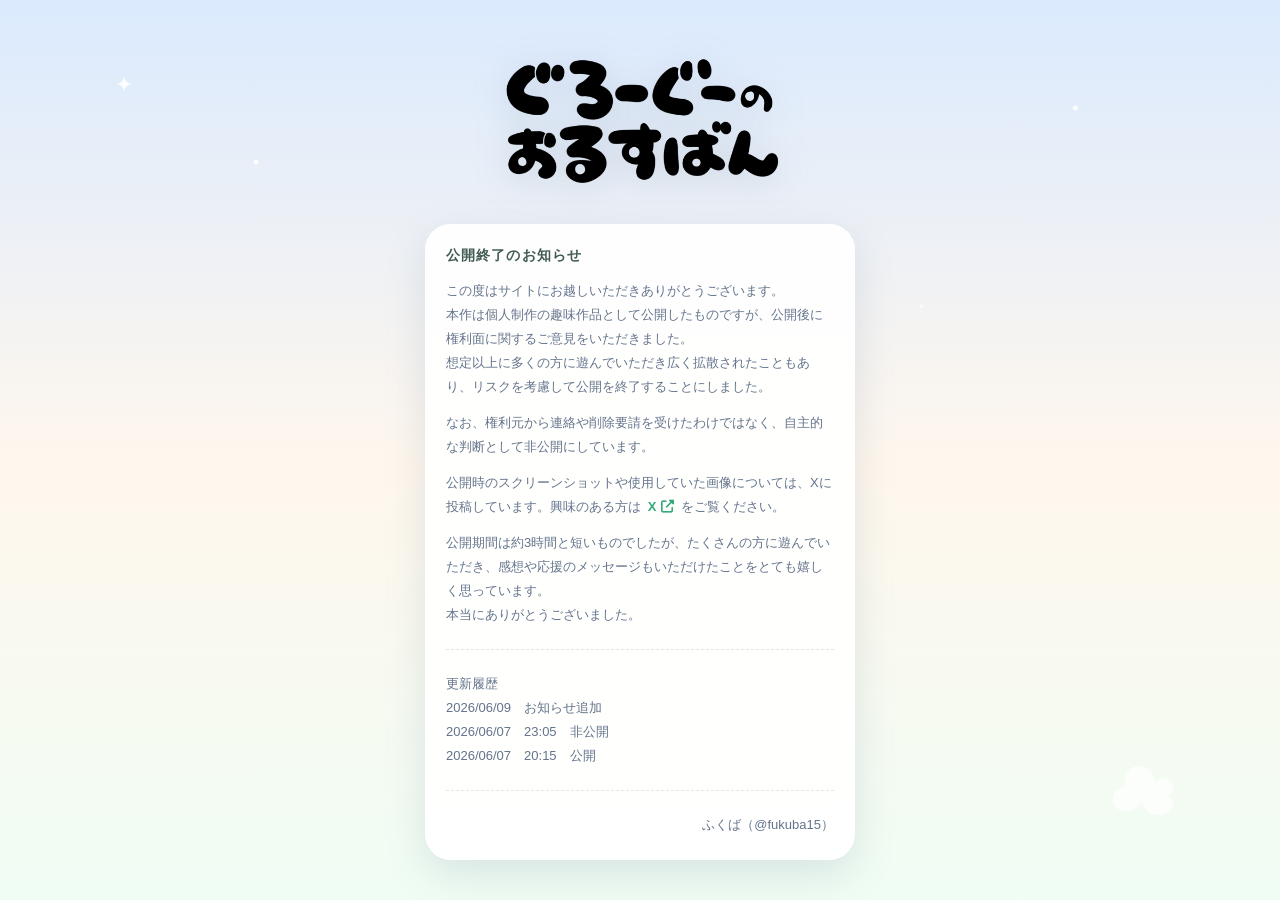
<file: index.html>
<!DOCTYPE html>
<html lang="ja">

<head>
  <meta charset="UTF-8">
  <meta name="viewport" content="width=device-width, initial-scale=1.0">
  <title>ぐろーぐーのおるすばん｜お知らせ</title>
  <meta property="og:title" content="ぐろーぐーのおるすばん｜お知らせ">
  <meta property="og:description" content="本サイトは公開を終了しました">
  <meta property="og:type" content="website">
  <meta property="og:url" content="https://fukuba15.github.io/grogu-game/">
  <meta property="og:image" content="https://fukuba15.github.io/grogu-game/image/ogp.png">
  <meta name="twitter:site" content="@fukuba15">
  <meta name="twitter:image:alt" content="ぐろーぐーのおるすばん">
  <meta name="twitter:card" content="summary_large_image">
  <meta name="twitter:title" content="ぐろーぐーのおるすばん｜お知らせ">
  <meta name="twitter:description" content="本サイトは公開を終了しました">
  <meta name="twitter:image" content="https://fukuba15.github.io/grogu-game/image/ogp.png">
  <meta name="robots" content="noindex, nofollow">
  <!-- Google Tag Manager -->
  <script>(function (w, d, s, l, i) {
      w[l] = w[l] || []; w[l].push({
        'gtm.start':
          new Date().getTime(), event: 'gtm.js'
      }); var f = d.getElementsByTagName(s)[0],
        j = d.createElement(s), dl = l != 'dataLayer' ? '&l=' + l : ''; j.async = true; j.src =
          'https://www.googletagmanager.com/gtm.js?id=' + i + dl; f.parentNode.insertBefore(j, f);
    })(window, document, 'script', 'dataLayer', 'GTM-T359VGW8');</script>
  <!-- End Google Tag Manager -->
  <link rel="stylesheet" href="https://cdnjs.cloudflare.com/ajax/libs/font-awesome/6.7.2/css/all.min.css">
  <style>
    :root {
      --bg-top: #dbeafe;
      --bg-mid: #fff7ed;
      --bg-bottom: #f0fdf4;
      --card: rgba(255, 255, 255, 0.92);
      --card-border: rgba(255, 255, 255, 0.85);
      --text: #334155;
      --text-soft: #64748b;
      --green: #65cfa6;
      --green-dark: #36a979;
      --orange: #f7b267;
      --shadow: 0 14px 40px rgba(94, 122, 150, 0.18);
      --shadow-soft: 0 8px 20px rgba(94, 122, 150, 0.12);
    }

    * {
      box-sizing: border-box;
      margin: 0;
      padding: 0;
    }

    body {
      min-height: 100vh;
      font-family: -apple-system, BlinkMacSystemFont, "Hiragino Sans", "Noto Sans JP", "Segoe UI", sans-serif;
      color: var(--text);
      background:
        radial-gradient(circle at 20% 18%, rgba(255, 255, 255, 0.9) 0 2px, transparent 3px),
        radial-gradient(circle at 84% 12%, rgba(255, 255, 255, 0.85) 0 2px, transparent 3px),
        radial-gradient(circle at 72% 34%, rgba(255, 255, 255, 0.75) 0 1px, transparent 2px),
        linear-gradient(180deg, var(--bg-top) 0%, var(--bg-mid) 52%, var(--bg-bottom) 100%);
      display: flex;
      align-items: center;
      justify-content: center;
      padding: 24px 14px;
    }

    body::before {
      content: "✦";
      position: fixed;
      top: 8%;
      left: 9%;
      color: rgba(255, 255, 255, 0.9);
      font-size: 22px;
      animation: floatStar 3.5s ease-in-out infinite;
      pointer-events: none;
    }

    body::after {
      content: "☁";
      position: fixed;
      right: 8%;
      bottom: 8%;
      color: rgba(255, 255, 255, 0.65);
      font-size: 70px;
      animation: floatCloud 5s ease-in-out infinite;
      pointer-events: none;
    }

    @keyframes floatStar {

      0%,
      100% {
        transform: translateY(0) rotate(0deg);
        opacity: 0.9;
      }

      50% {
        transform: translateY(-8px) rotate(8deg);
        opacity: 0.55;
      }
    }

    @keyframes floatCloud {

      0%,
      100% {
        transform: translateX(0);
      }

      50% {
        transform: translateX(-12px);
      }
    }

    .wrapper {
      position: relative;
      z-index: 2;
      max-width: 430px;
      width: 100%;
      display: flex;
      flex-direction: column;
      align-items: center;
      gap: 16px;
    }

    .logo-wrap {
      animation: fadeSlideDown 0.6s ease both;
    }

    .logo-wrap img {
      width: min(320px, 88vw);
      height: auto;
      display: block;
      filter: drop-shadow(0 6px 18px rgba(94, 122, 150, 0.2));
    }

    .card {
      width: 100%;
      background: var(--card);
      border: 1px solid var(--card-border);
      border-radius: 26px;
      padding: 22px 20px;
      box-shadow: var(--shadow);
      backdrop-filter: blur(10px);
      animation: fadeSlideUp 0.55s ease both;
    }

    .notice-card {
      animation-delay: 0.1s;
    }

    .notice-title {
      font-size: 14px;
      font-weight: 600;
      color: #425c52;
      letter-spacing: 0.08em;
      margin-bottom: 14px;
      display: flex;
      align-items: center;
      gap: 6px;
    }

    .notice-body {
      display: flex;
      flex-direction: column;
      gap: 12px;
    }

    .notice-body p {
      font-size: 13px;
      color: var(--text-soft);
      line-height: 1.85;
    }

    .notice-body strong {
      color: var(--text);
      font-weight: 600;
    }

    .x-link {
      display: inline-flex;
      align-items: center;
      gap: 5px;
      color: var(--green-dark);
      font-weight: 800;
      text-decoration: none;
      padding: 0 3px;
    }

    .x-link:hover {
      text-decoration: underline;
    }

    .thanks-card {
      animation-delay: 0.2s;
      text-align: center;
      padding: 18px;
    }

    .thanks-text {
      font-size: 12px;
      color: var(--text-soft);
      line-height: 1.8;
    }

    @keyframes fadeSlideDown {
      from {
        opacity: 0;
        transform: translateY(-16px);
      }

      to {
        opacity: 1;
        transform: translateY(0);
      }
    }

    @keyframes fadeSlideUp {
      from {
        opacity: 0;
        transform: translateY(14px);
      }

      to {
        opacity: 1;
        transform: translateY(0);
      }
    }

    .notice-body hr {
      border: none;
      border-top: 1px dashed rgba(100, 116, 139, 0.18);
      margin: 10px 0;
    }

    .signature {
      text-align: right;
      color: var(--text);
      font-size: 13px;
    }
  </style>
</head>

<body>
  <!-- Google Tag Manager (noscript) -->
  <noscript><iframe src="https://www.googletagmanager.com/ns.html?id=GTM-T359VGW8" height="0" width="0"
      style="display:none;visibility:hidden"></iframe></noscript>
  <!-- End Google Tag Manager (noscript) -->

  <div class="wrapper">

    <div class="logo-wrap">
      <img src="image/logo.webp" alt="ぐろーぐーのおるすばん">
    </div>

    <main class="card notice-card">
      <div class="notice-title">公開終了のお知らせ</div>
      <div class="notice-body">

        <p>
          この度はサイトにお越しいただきありがとうございます。<br>
          本作は個人制作の趣味作品として公開したものですが、公開後に権利面に関するご意見をいただきました。<br>
          想定以上に多くの方に遊んでいただき広く拡散されたこともあり、リスクを考慮して公開を終了することにしました。
        </p>

        <p>
          なお、権利元から連絡や削除要請を受けたわけではなく、自主的な判断として非公開にしています。
        </p>

        <p>
          公開時のスクリーンショットや使用していた画像については、Xに投稿しています。興味のある方は
          <a class="x-link" href="https://x.com/fukuba15/status/2063968149750665313?s=46" target="_blank"
            rel="noopener noreferrer">X <i class="fa-solid fa-up-right-from-square"></i></a>
          をご覧ください。
        </p>

        <p class="thanks-text">
          公開期間は約3時間と短いものでしたが、たくさんの方に遊んでいただき、感想や応援のメッセージもいただけたことをとても嬉しく思っています。<br>
          本当にありがとうございました。
        </p>

        <hr>

        <p>
          更新履歴<br>
          2026/06/09　お知らせ追加<br>
          2026/06/07　23:05　非公開<br>
          2026/06/07　20:15　公開
        </p>

        <hr>
        <p class="signature">
          ふくば（@fukuba15）
        </p>
      </div>
    </main>

  </div>
</body>

</html>
</file>
